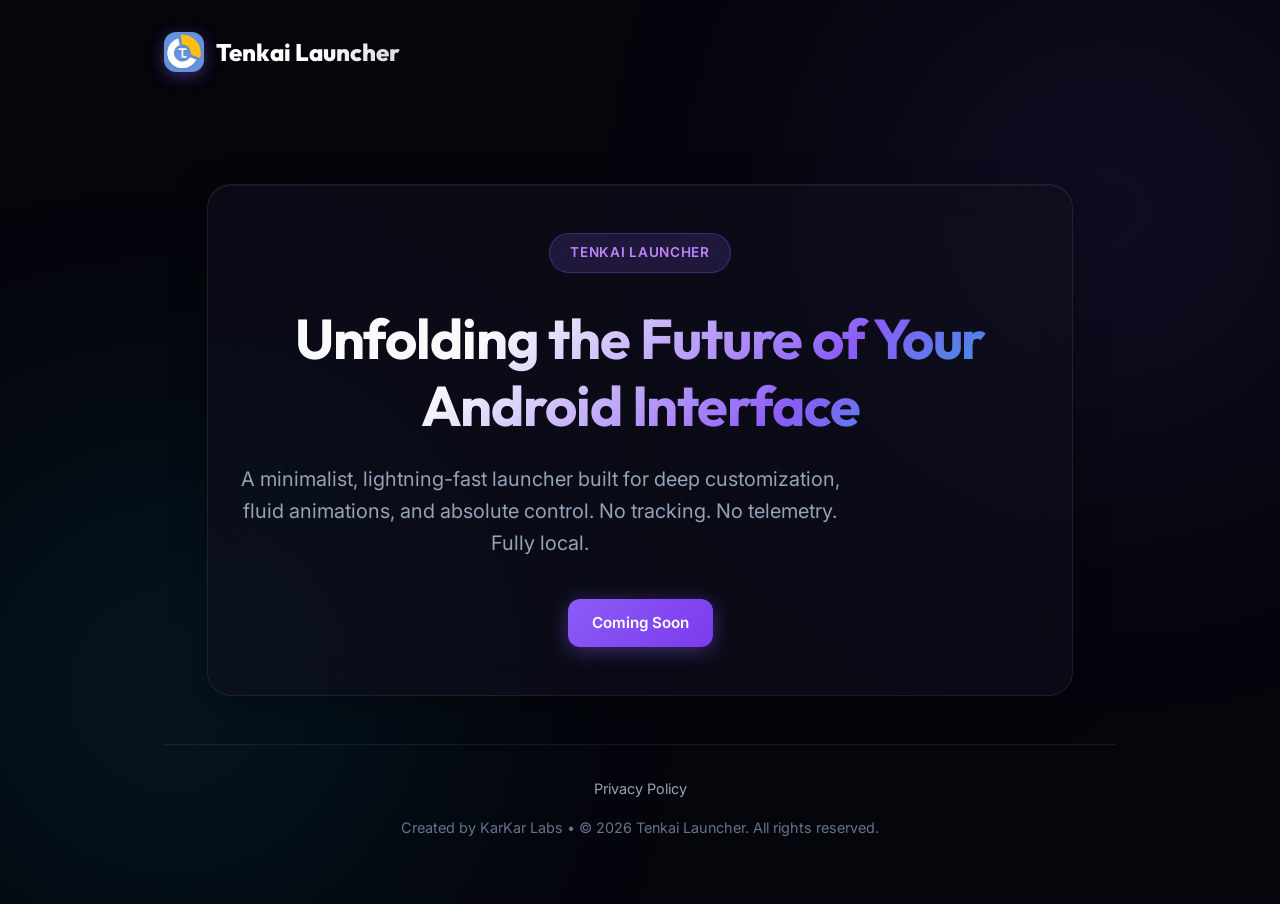
<file: index.html>
<!DOCTYPE html>
<html lang="en">
<head>
  <meta charset="UTF-8">
  <meta name="viewport" content="width=device-width, initial-scale=1.0">
  <meta name="description" content="Tenkai Launcher - A premium, local-first Android launcher built for extreme customization, performance, and user privacy. Coming soon to Google Play.">
  
  <!-- Open Graph Meta Tags -->
  <meta property="og:title" content="Tenkai Launcher - Coming Soon">
  <meta property="og:description" content="A premium, local-first Android launcher designed for speed, beauty, and privacy.">
  <meta property="og:type" content="website">
  
  <title>Tenkai Launcher - Coming Soon</title>
  
  <!-- Google Fonts -->
  <link rel="preconnect" href="https://fonts.googleapis.com">
  <link rel="preconnect" href="https://fonts.gstatic.com" crossorigin>
  <link href="https://fonts.googleapis.com/css2?family=Inter:wght@400;500;600&family=Outfit:wght@600;700;800&display=swap" rel="stylesheet">
  
  <!-- Stylesheet -->
  <link rel="stylesheet" href="style.css">
</head>
<body>
  <!-- Ambient background glow elements -->
  <div class="ambient-glow glow-1" aria-hidden="true"></div>
  <div class="ambient-glow glow-2" aria-hidden="true"></div>

  <div class="app-container">
    <header>
      <a href="/" class="logo-container" id="nav-logo">
        <img src="assets/logo_512.png" alt="Tenkai Launcher Logo" class="logo-icon-img">
        <span class="logo-text">Tenkai Launcher</span>
      </a>
    </header>

    <main class="hero">
      <div class="glass-panel">
        <span class="badge">Tenkai Launcher</span>
        <h1 class="gradient-text">Unfolding the Future of Your Android Interface</h1>
        <p>
          A minimalist, lightning-fast launcher built for deep customization, fluid animations, and absolute control. No tracking. No telemetry. Fully local.
        </p>
        <div style="margin-top: 1rem;">
          <span class="btn btn-primary" style="cursor: default;">Coming Soon</span>
        </div>
      </div>
    </main>

    <footer>
      <div class="footer-links">
        <a href="/privacy/" id="link-privacy">Privacy Policy</a>
      </div>
      <p>Created by KarKar Labs &bull; &copy; 2026 Tenkai Launcher. All rights reserved.</p>
    </footer>
  </div>
</body>
</html>
</file>
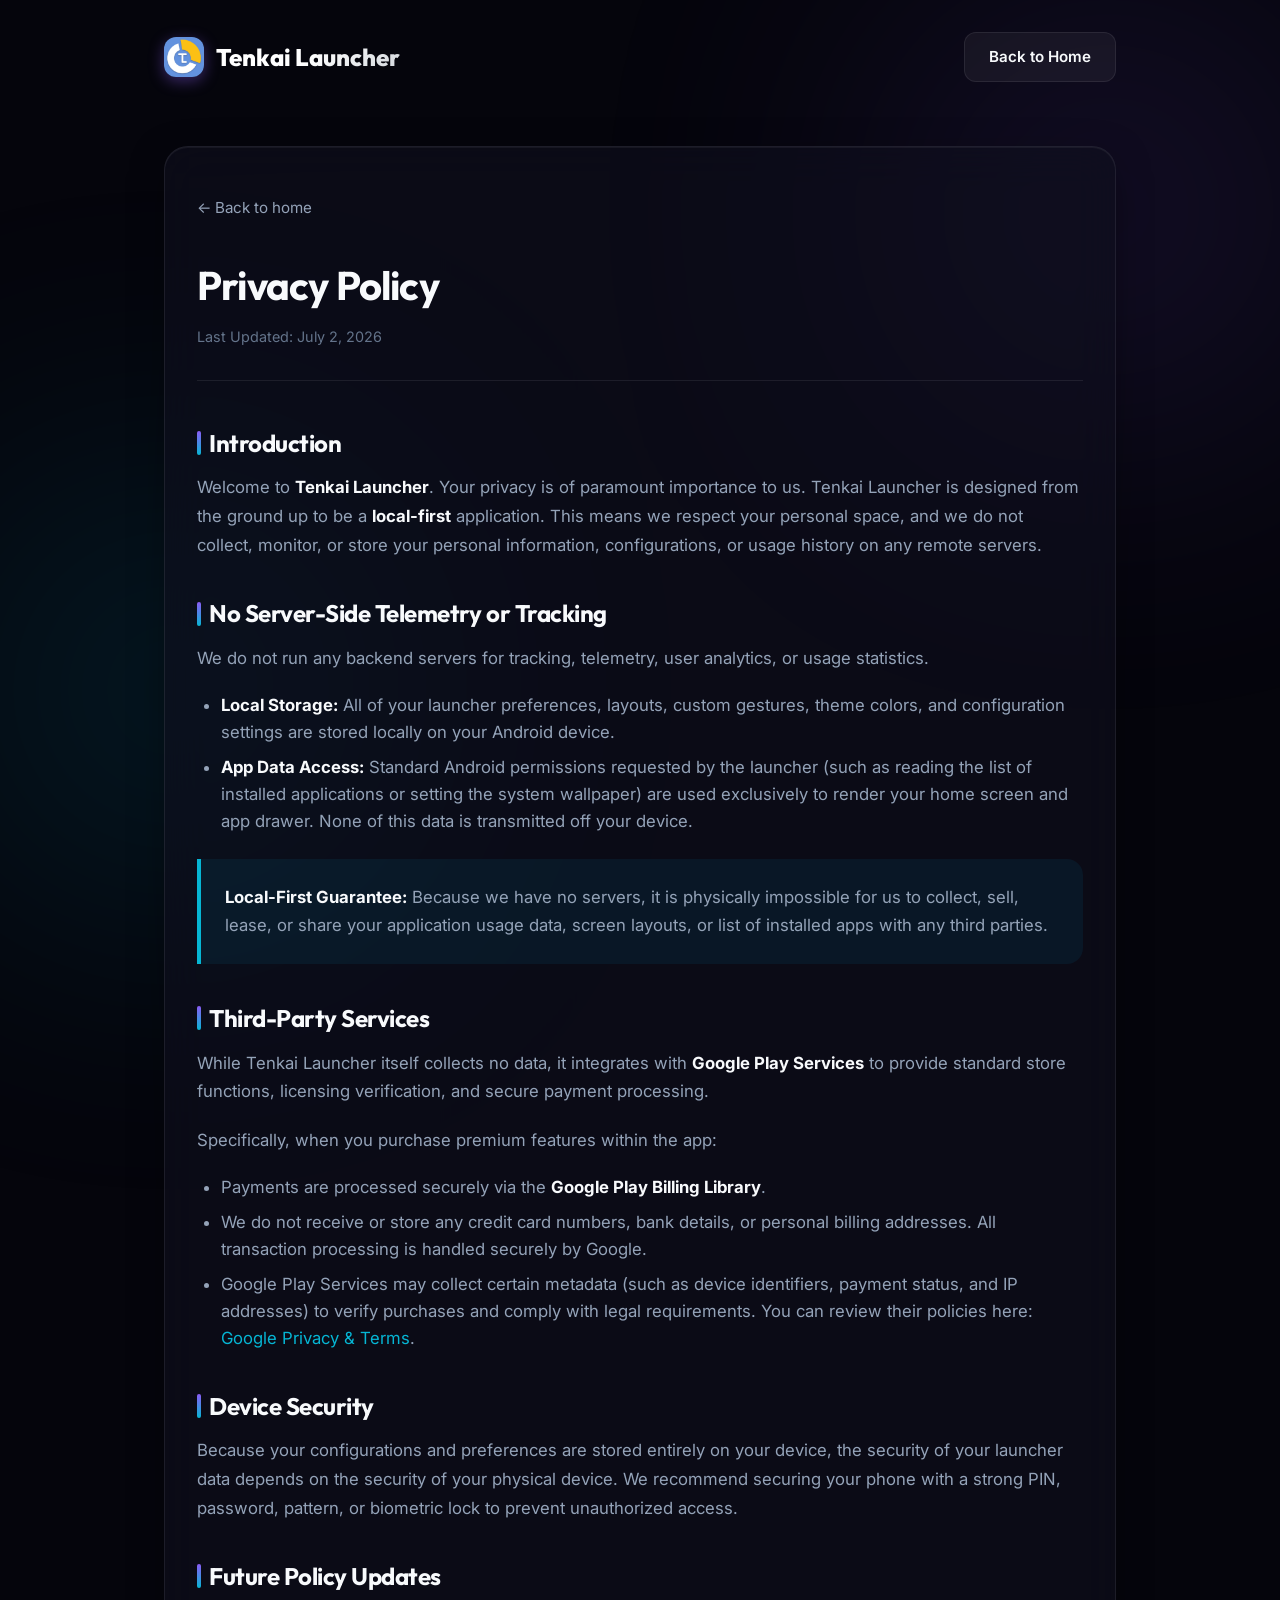
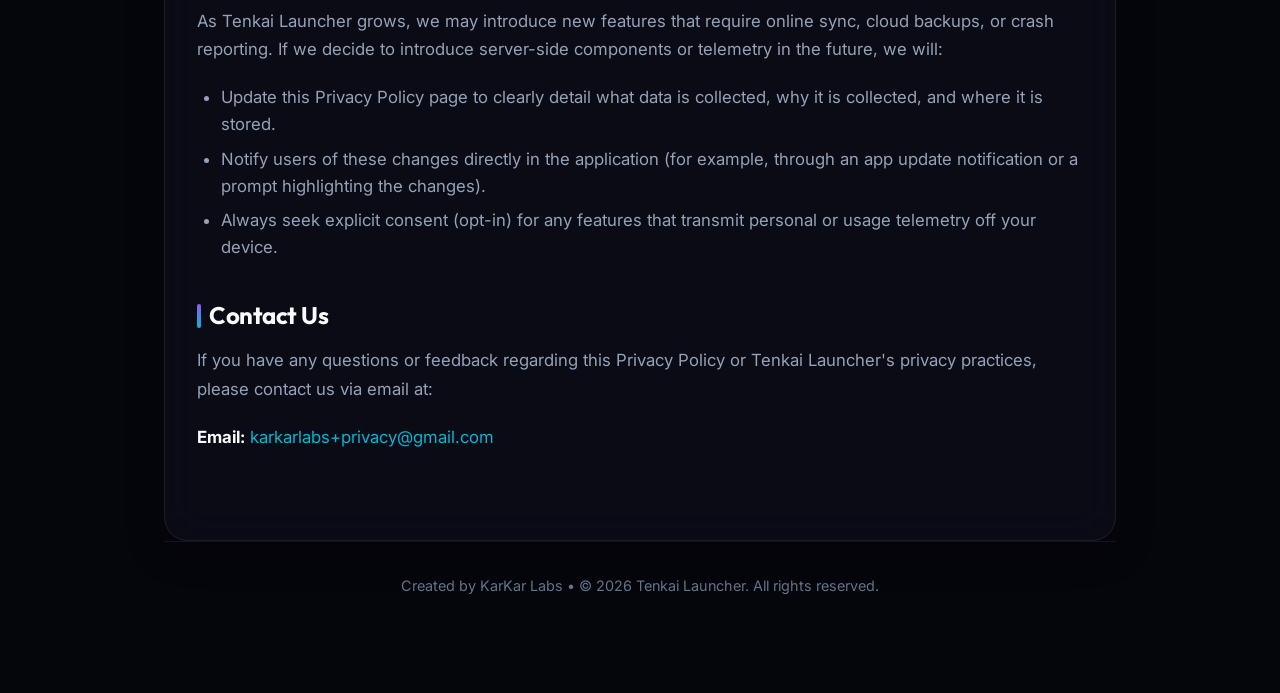
<file: privacy/index.html>
<!DOCTYPE html>
<html lang="en">
<head>
  <meta charset="UTF-8">
  <meta name="viewport" content="width=device-width, initial-scale=1.0">
  <meta name="description" content="Privacy Policy for Tenkai Launcher. Learn how we protect your privacy, store all data locally, and use third-party services.">
  <title>Privacy Policy - Tenkai Launcher</title>
  
  <!-- Google Fonts -->
  <link rel="preconnect" href="https://fonts.googleapis.com">
  <link rel="preconnect" href="https://fonts.gstatic.com" crossorigin>
  <link href="https://fonts.googleapis.com/css2?family=Inter:wght@400;500;600&family=Outfit:wght@600;700;800&display=swap" rel="stylesheet">
  
  <!-- Stylesheet (pointing to parent directory) -->
  <link rel="stylesheet" href="../style.css">
</head>
<body>
  <!-- Ambient background glow elements -->
  <div class="ambient-glow glow-1" aria-hidden="true"></div>
  <div class="ambient-glow glow-2" aria-hidden="true"></div>

  <div class="app-container policy-container">
    <header>
      <a href="/" class="logo-container" id="nav-logo">
        <img src="../assets/logo_512.png" alt="Tenkai Launcher Logo" class="logo-icon-img">
        <span class="logo-text">Tenkai Launcher</span>
      </a>
      <a href="/" class="btn btn-secondary">Back to Home</a>
    </header>

    <main class="glass-panel">
      <article>
        <div class="policy-header">
          <a href="/" class="back-link" id="link-back-hero">
            &larr; Back to home
          </a>
          <h1 class="gradient-text">Privacy Policy</h1>
          <p class="policy-meta">Last Updated: July 2, 2026</p>
        </div>

        <div class="policy-body">
          <section>
            <h2>Introduction</h2>
            <p>
              Welcome to <strong>Tenkai Launcher</strong>. Your privacy is of paramount importance to us. Tenkai Launcher is designed from the ground up to be a <strong>local-first</strong> application. This means we respect your personal space, and we do not collect, monitor, or store your personal information, configurations, or usage history on any remote servers.
            </p>
          </section>

          <section>
            <h2>No Server-Side Telemetry or Tracking</h2>
            <p>
              We do not run any backend servers for tracking, telemetry, user analytics, or usage statistics. 
            </p>
            <ul>
              <li><strong>Local Storage:</strong> All of your launcher preferences, layouts, custom gestures, theme colors, and configuration settings are stored locally on your Android device.</li>
              <li><strong>App Data Access:</strong> Standard Android permissions requested by the launcher (such as reading the list of installed applications or setting the system wallpaper) are used exclusively to render your home screen and app drawer. None of this data is transmitted off your device.</li>
            </ul>
            <div class="callout">
              <p><strong>Local-First Guarantee:</strong> Because we have no servers, it is physically impossible for us to collect, sell, lease, or share your application usage data, screen layouts, or list of installed apps with any third parties.</p>
            </div>
          </section>

          <section>
            <h2>Third-Party Services</h2>
            <p>
              While Tenkai Launcher itself collects no data, it integrates with <strong>Google Play Services</strong> to provide standard store functions, licensing verification, and secure payment processing.
            </p>
            <p>
              Specifically, when you purchase premium features within the app:
            </p>
            <ul>
              <li>Payments are processed securely via the <strong>Google Play Billing Library</strong>.</li>
              <li>We do not receive or store any credit card numbers, bank details, or personal billing addresses. All transaction processing is handled securely by Google.</li>
              <li>Google Play Services may collect certain metadata (such as device identifiers, payment status, and IP addresses) to verify purchases and comply with legal requirements. You can review their policies here: <a href="https://policies.google.com/privacy" target="_blank" rel="noopener noreferrer">Google Privacy & Terms</a>.</li>
            </ul>
          </section>

          <section>
            <h2>Device Security</h2>
            <p>
              Because your configurations and preferences are stored entirely on your device, the security of your launcher data depends on the security of your physical device. We recommend securing your phone with a strong PIN, password, pattern, or biometric lock to prevent unauthorized access.
            </p>
          </section>

          <section>
            <h2>Future Policy Updates</h2>
            <p>
              As Tenkai Launcher grows, we may introduce new features that require online sync, cloud backups, or crash reporting. If we decide to introduce server-side components or telemetry in the future, we will:
            </p>
            <ul>
              <li>Update this Privacy Policy page to clearly detail what data is collected, why it is collected, and where it is stored.</li>
              <li>Notify users of these changes directly in the application (for example, through an app update notification or a prompt highlighting the changes).</li>
              <li>Always seek explicit consent (opt-in) for any features that transmit personal or usage telemetry off your device.</li>
            </ul>
          </section>

          <section>
            <h2>Contact Us</h2>
            <p>
              If you have any questions or feedback regarding this Privacy Policy or Tenkai Launcher's privacy practices, please contact us via email at:
            </p>
            <p>
              <strong>Email:</strong> <a href="mailto:karkarlabs+privacy@gmail.com">karkarlabs+privacy@gmail.com</a>
            </p>
          </section>
        </div>
      </article>
    </main>

    <footer>
      <p>Created by KarKar Labs &bull; &copy; 2026 Tenkai Launcher. All rights reserved.</p>
    </footer>
  </div>
</body>
</html>
</file>
<file: style.css>
/* Design System & Variables */
:root {
  --bg-primary: #05050c;
  --bg-secondary: rgba(15, 15, 30, 0.6);
  --border-color: rgba(255, 255, 255, 0.08);
  --border-glow: rgba(139, 92, 246, 0.2);
  
  --text-primary: #f8fafc;
  --text-secondary: #94a3b8;
  --text-muted: #64748b;
  
  --color-primary: #8b5cf6; /* Indigo / Violet */
  --color-primary-glow: rgba(139, 92, 246, 0.4);
  --color-secondary: #06b6d4; /* Cyan */
  --color-secondary-glow: rgba(6, 182, 212, 0.4);
  --color-accent: #d946ef; /* Magenta / Pink */
  
  --font-display: 'Outfit', -apple-system, BlinkMacSystemFont, 'Segoe UI', Roboto, sans-serif;
  --font-body: 'Inter', -apple-system, BlinkMacSystemFont, 'Segoe UI', Roboto, sans-serif;
  
  --max-width: 1000px;
  --transition-smooth: all 0.4s cubic-bezier(0.16, 1, 0.3, 1);
}

/* Base Styles */
* {
  box-sizing: border-box;
  margin: 0;
  padding: 0;
}

html {
  scroll-behavior: smooth;
  height: 100%;
}

body {
  background-color: var(--bg-primary);
  color: var(--text-primary);
  font-family: var(--font-body);
  line-height: 1.6;
  min-height: 100%;
  display: flex;
  flex-direction: column;
  overflow-x: hidden;
  position: relative;
}

/* Background Effects */
.ambient-glow {
  position: fixed;
  width: 600px;
  height: 600px;
  border-radius: 50%;
  pointer-events: none;
  z-index: -1;
  filter: blur(140px);
  opacity: 0.25;
  animation: float-glow 20s infinite alternate ease-in-out;
}

.glow-1 {
  background: radial-gradient(circle, var(--color-primary) 0%, transparent 70%);
  top: -10%;
  right: -10%;
}

.glow-2 {
  background: radial-gradient(circle, var(--color-secondary) 0%, transparent 70%);
  bottom: -10%;
  left: -10%;
  animation-delay: -5s;
}

@keyframes float-glow {
  0% {
    transform: translate(0, 0) scale(1);
  }
  50% {
    transform: translate(50px, -50px) scale(1.1);
  }
  100% {
    transform: translate(-30px, 30px) scale(0.9);
  }
}

/* Main Container */
.app-container {
  max-width: var(--max-width);
  width: 100%;
  margin: 0 auto;
  padding: 2rem 1.5rem;
  flex: 1;
  display: flex;
  flex-direction: column;
}

/* Typography */
h1, h2, h3, h4 {
  font-family: var(--font-display);
  font-weight: 700;
  letter-spacing: -0.02em;
  line-height: 1.2;
}

/* Gradient Text */
.gradient-text {
  background: linear-gradient(135deg, var(--text-primary) 30%, var(--color-primary) 70%, var(--color-secondary) 100%);
  -webkit-background-clip: text;
  -webkit-text-fill-color: transparent;
  background-clip: text;
}

/* Card & Glassmorphism */
.glass-panel {
  background: var(--bg-secondary);
  border: 1px solid var(--border-color);
  backdrop-filter: blur(20px);
  -webkit-backdrop-filter: blur(20px);
  border-radius: 24px;
  padding: 3rem 2rem;
  box-shadow: 0 10px 40px -10px rgba(0, 0, 0, 0.5), inset 0 1px 0 rgba(255, 255, 255, 0.05);
  transition: var(--transition-smooth);
}

.glass-panel:hover {
  border-color: var(--border-glow);
  box-shadow: 0 15px 45px -10px rgba(139, 92, 246, 0.15), inset 0 1px 0 rgba(255, 255, 255, 0.08);
}

/* Header Styles */
header {
  display: flex;
  justify-content: space-between;
  align-items: center;
  margin-bottom: 4rem;
  z-index: 10;
}

.logo-container {
  display: flex;
  align-items: center;
  gap: 0.75rem;
  text-decoration: none;
  color: var(--text-primary);
}

.logo-icon {
  width: 40px;
  height: 40px;
  background: linear-gradient(135deg, var(--color-primary) 0%, var(--color-secondary) 100%);
  border-radius: 12px;
  display: flex;
  align-items: center;
  justify-content: center;
  box-shadow: 0 4px 15px var(--color-primary-glow);
  font-weight: 800;
  font-family: var(--font-display);
  font-size: 1.25rem;
  color: #ffffff;
}

.logo-icon-img {
  width: 40px;
  height: 40px;
  border-radius: 12px;
  object-fit: cover;
  box-shadow: 0 4px 15px var(--color-primary-glow);
}

.logo-text {
  font-family: var(--font-display);
  font-size: 1.5rem;
  font-weight: 800;
  background: linear-gradient(135deg, #ffffff 50%, #d1d5db 100%);
  -webkit-background-clip: text;
  -webkit-text-fill-color: transparent;
}

/* Buttons */
.btn {
  display: inline-flex;
  align-items: center;
  justify-content: center;
  padding: 0.75rem 1.5rem;
  border-radius: 12px;
  font-family: var(--font-body);
  font-weight: 600;
  text-decoration: none;
  cursor: pointer;
  transition: var(--transition-smooth);
  font-size: 0.95rem;
}

.btn-primary {
  background: linear-gradient(135deg, var(--color-primary) 0%, #7c3aed 100%);
  color: white;
  border: none;
  box-shadow: 0 4px 20px var(--color-primary-glow);
}

.btn-primary:hover {
  transform: translateY(-2px);
  box-shadow: 0 8px 25px var(--color-primary-glow);
}

.btn-secondary {
  background: rgba(255, 255, 255, 0.05);
  color: var(--text-primary);
  border: 1px solid var(--border-color);
}

.btn-secondary:hover {
  background: rgba(255, 255, 255, 0.1);
  border-color: rgba(255, 255, 255, 0.2);
  transform: translateY(-2px);
}

/* Hero Landing Page Styles */
.hero {
  text-align: center;
  margin: auto 0;
  display: flex;
  flex-direction: column;
  align-items: center;
  justify-content: center;
  padding: 3rem 0;
}

.badge {
  background: rgba(139, 92, 246, 0.15);
  border: 1px solid rgba(139, 92, 246, 0.3);
  color: #c084fc;
  padding: 0.5rem 1.25rem;
  border-radius: 100px;
  font-size: 0.85rem;
  font-weight: 600;
  text-transform: uppercase;
  letter-spacing: 0.05em;
  margin-bottom: 2rem;
  display: inline-block;
  backdrop-filter: blur(10px);
}

.hero h1 {
  font-size: 3.5rem;
  margin-bottom: 1.5rem;
  max-width: 800px;
}

.hero p {
  color: var(--text-secondary);
  font-size: 1.25rem;
  max-width: 600px;
  margin-bottom: 2.5rem;
}

/* Privacy Policy Layout & Typo */
.policy-container {
  padding-bottom: 4rem;
}

.back-link {
  display: inline-flex;
  align-items: center;
  gap: 0.5rem;
  color: var(--text-secondary);
  text-decoration: none;
  font-size: 0.95rem;
  margin-bottom: 2.5rem;
  transition: var(--transition-smooth);
}

.back-link:hover {
  color: var(--text-primary);
  transform: translateX(-4px);
}

.policy-header {
  margin-bottom: 3rem;
  border-bottom: 1px solid var(--border-color);
  padding-bottom: 2rem;
}

.policy-header h1 {
  font-size: 2.5rem;
  margin-bottom: 1rem;
}

.policy-meta {
  color: var(--text-muted);
  font-size: 0.9rem;
}

.policy-body {
  font-family: var(--font-body);
  font-size: 1.05rem;
  color: var(--text-secondary);
}

.policy-body section {
  margin-bottom: 2.5rem;
}

.policy-body h2 {
  font-size: 1.5rem;
  color: var(--text-primary);
  margin-bottom: 1rem;
  display: flex;
  align-items: center;
  gap: 0.5rem;
}

.policy-body h2::before {
  content: "";
  display: inline-block;
  width: 4px;
  height: 24px;
  background: linear-gradient(to bottom, var(--color-primary), var(--color-secondary));
  border-radius: 2px;
}

.policy-body p {
  margin-bottom: 1.25rem;
  line-height: 1.7;
}

.policy-body ul {
  margin-bottom: 1.25rem;
  padding-left: 1.5rem;
}

.policy-body li {
  margin-bottom: 0.5rem;
}

.policy-body strong {
  color: var(--text-primary);
}

.policy-body a {
  color: var(--color-secondary);
  text-decoration: none;
  transition: var(--transition-smooth);
}

.policy-body a:hover {
  color: var(--color-primary);
  text-decoration: underline;
}

.policy-body .callout {
  background: rgba(6, 182, 212, 0.08);
  border-left: 4px solid var(--color-secondary);
  padding: 1.5rem;
  border-radius: 0 16px 16px 0;
  margin: 1.5rem 0;
}

.policy-body .callout p:last-child {
  margin-bottom: 0;
}

/* Footer */
footer {
  margin-top: auto;
  border-top: 1px solid var(--border-color);
  padding: 2rem 0;
  text-align: center;
  color: var(--text-muted);
  font-size: 0.9rem;
}

.footer-links {
  display: flex;
  justify-content: center;
  gap: 1.5rem;
  margin-bottom: 1rem;
}

.footer-links a {
  color: var(--text-secondary);
  text-decoration: none;
  transition: var(--transition-smooth);
}

.footer-links a:hover {
  color: var(--text-primary);
}

/* Responsive Design */
@media (max-width: 768px) {
  .hero h1 {
    font-size: 2.5rem;
  }
  
  .hero p {
    font-size: 1.1rem;
  }
  
  .glass-panel {
    padding: 2rem 1.5rem;
  }
  
  .policy-header h1 {
    font-size: 2rem;
  }
}
</file>
